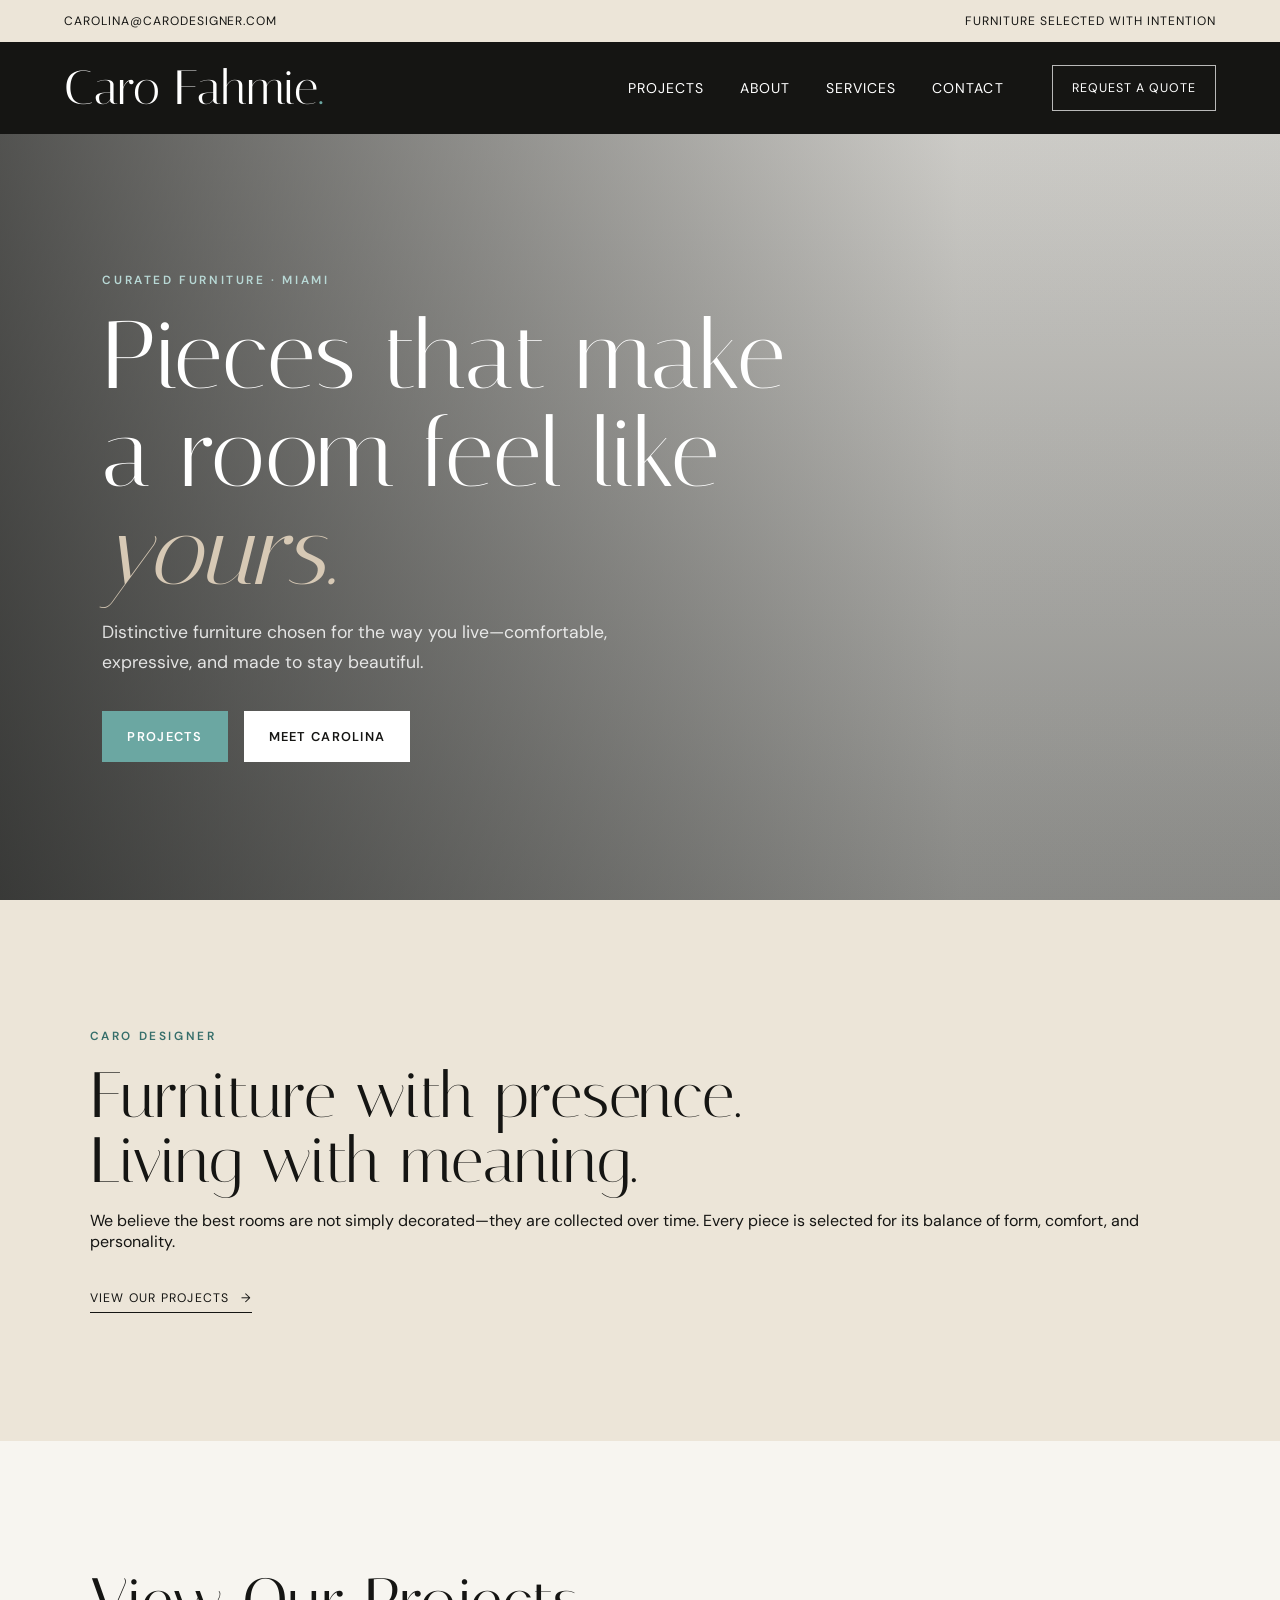
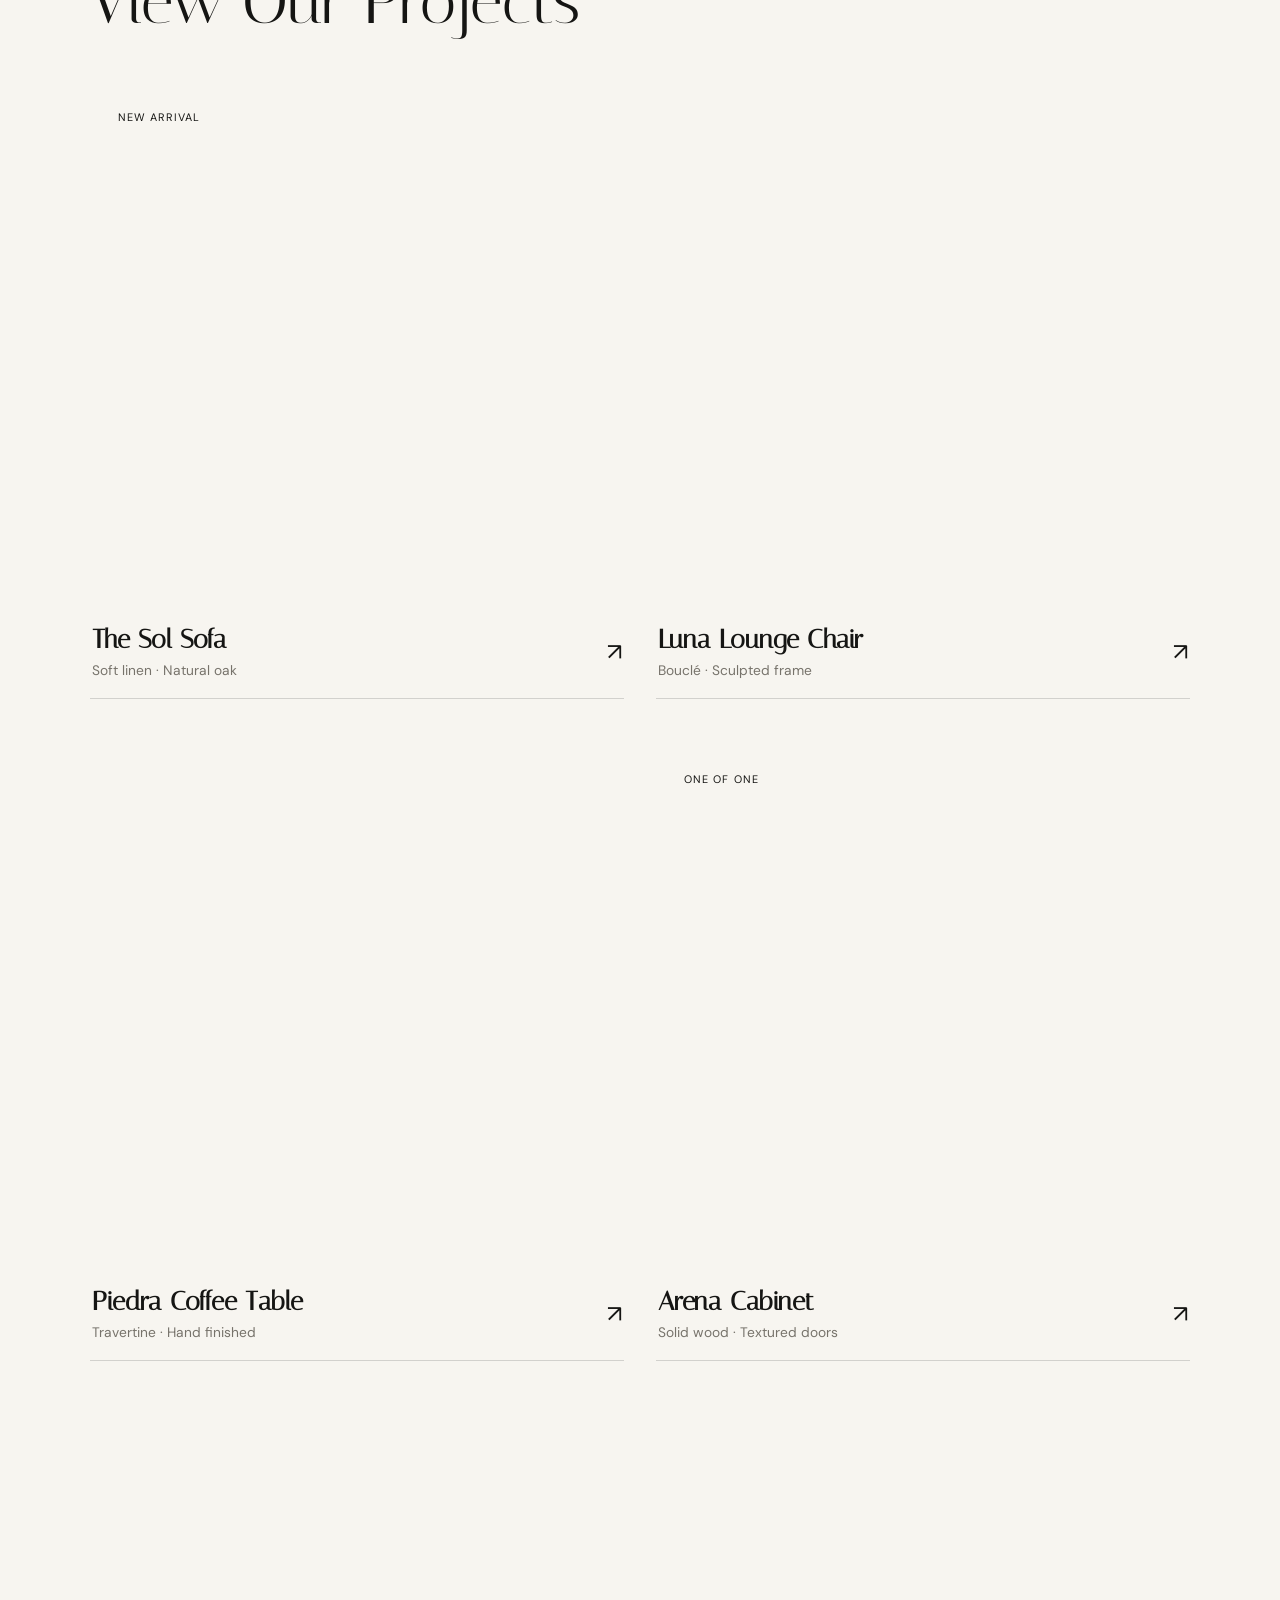
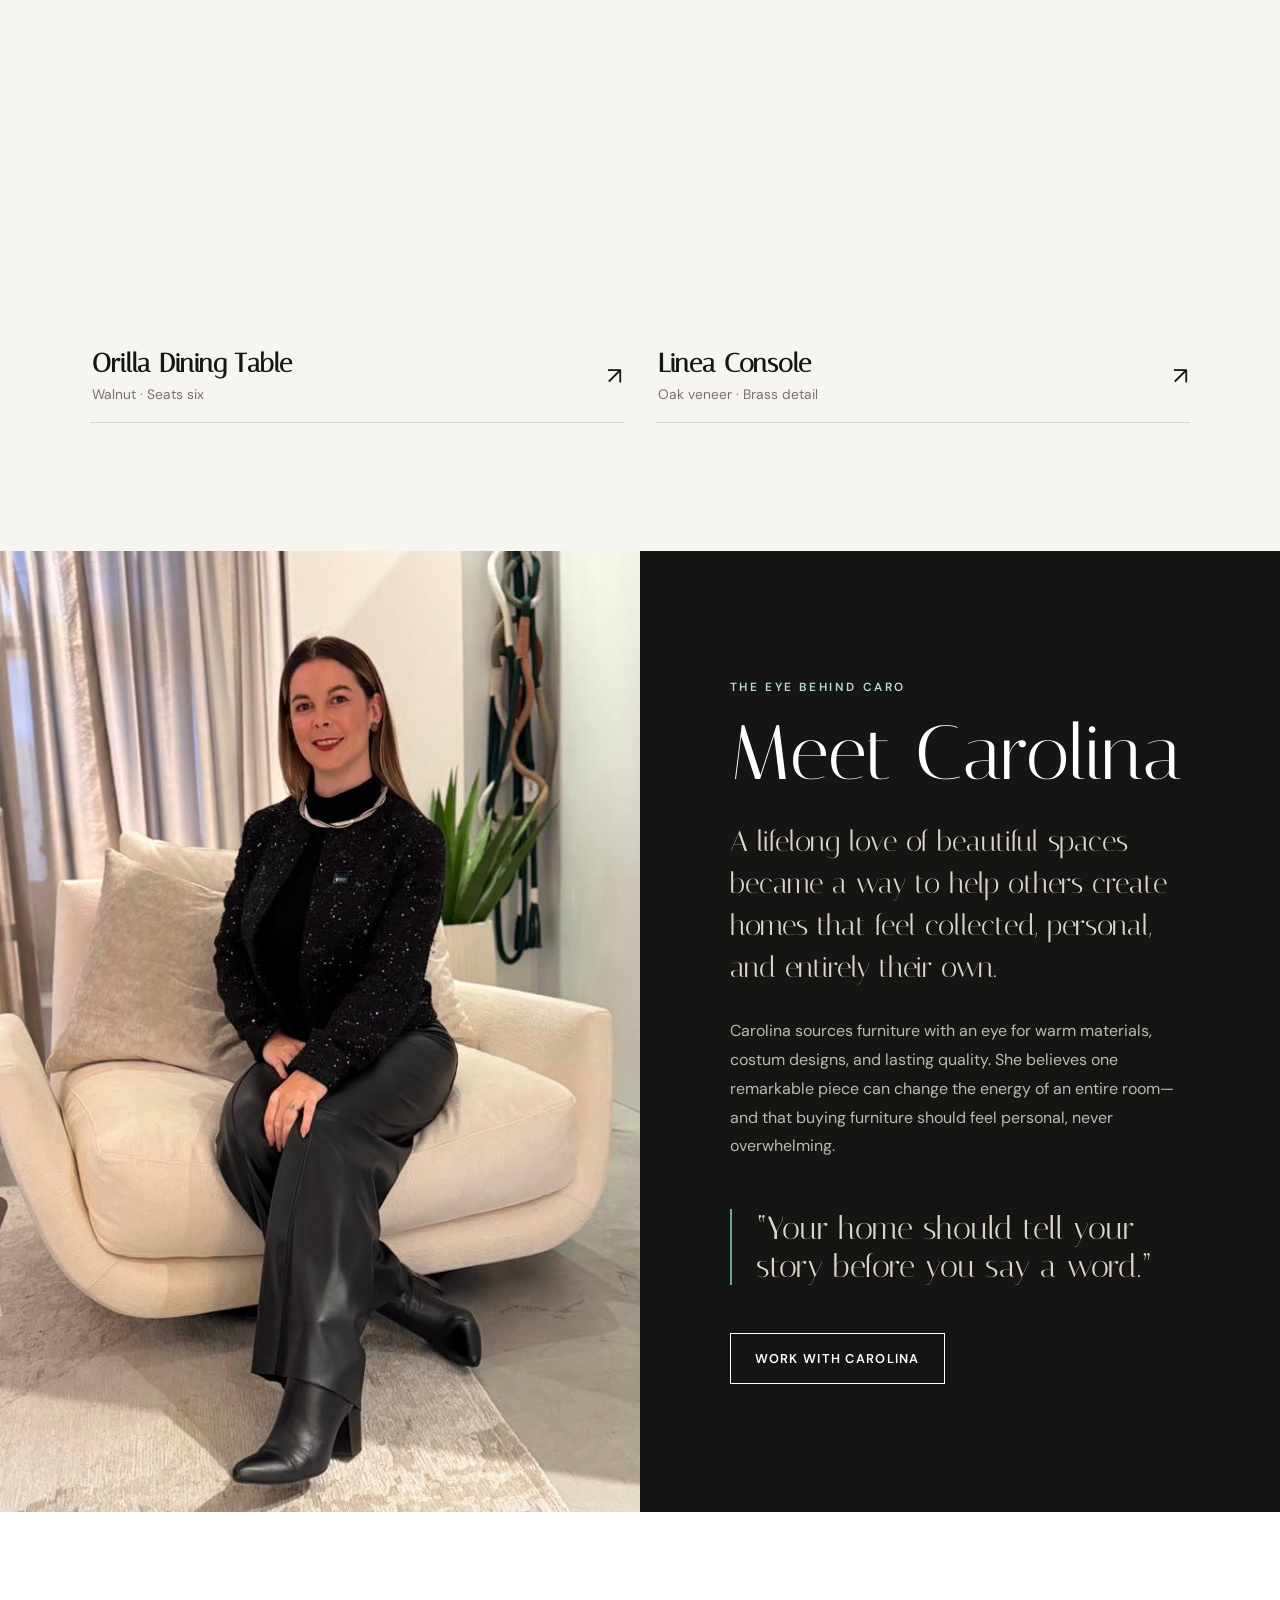
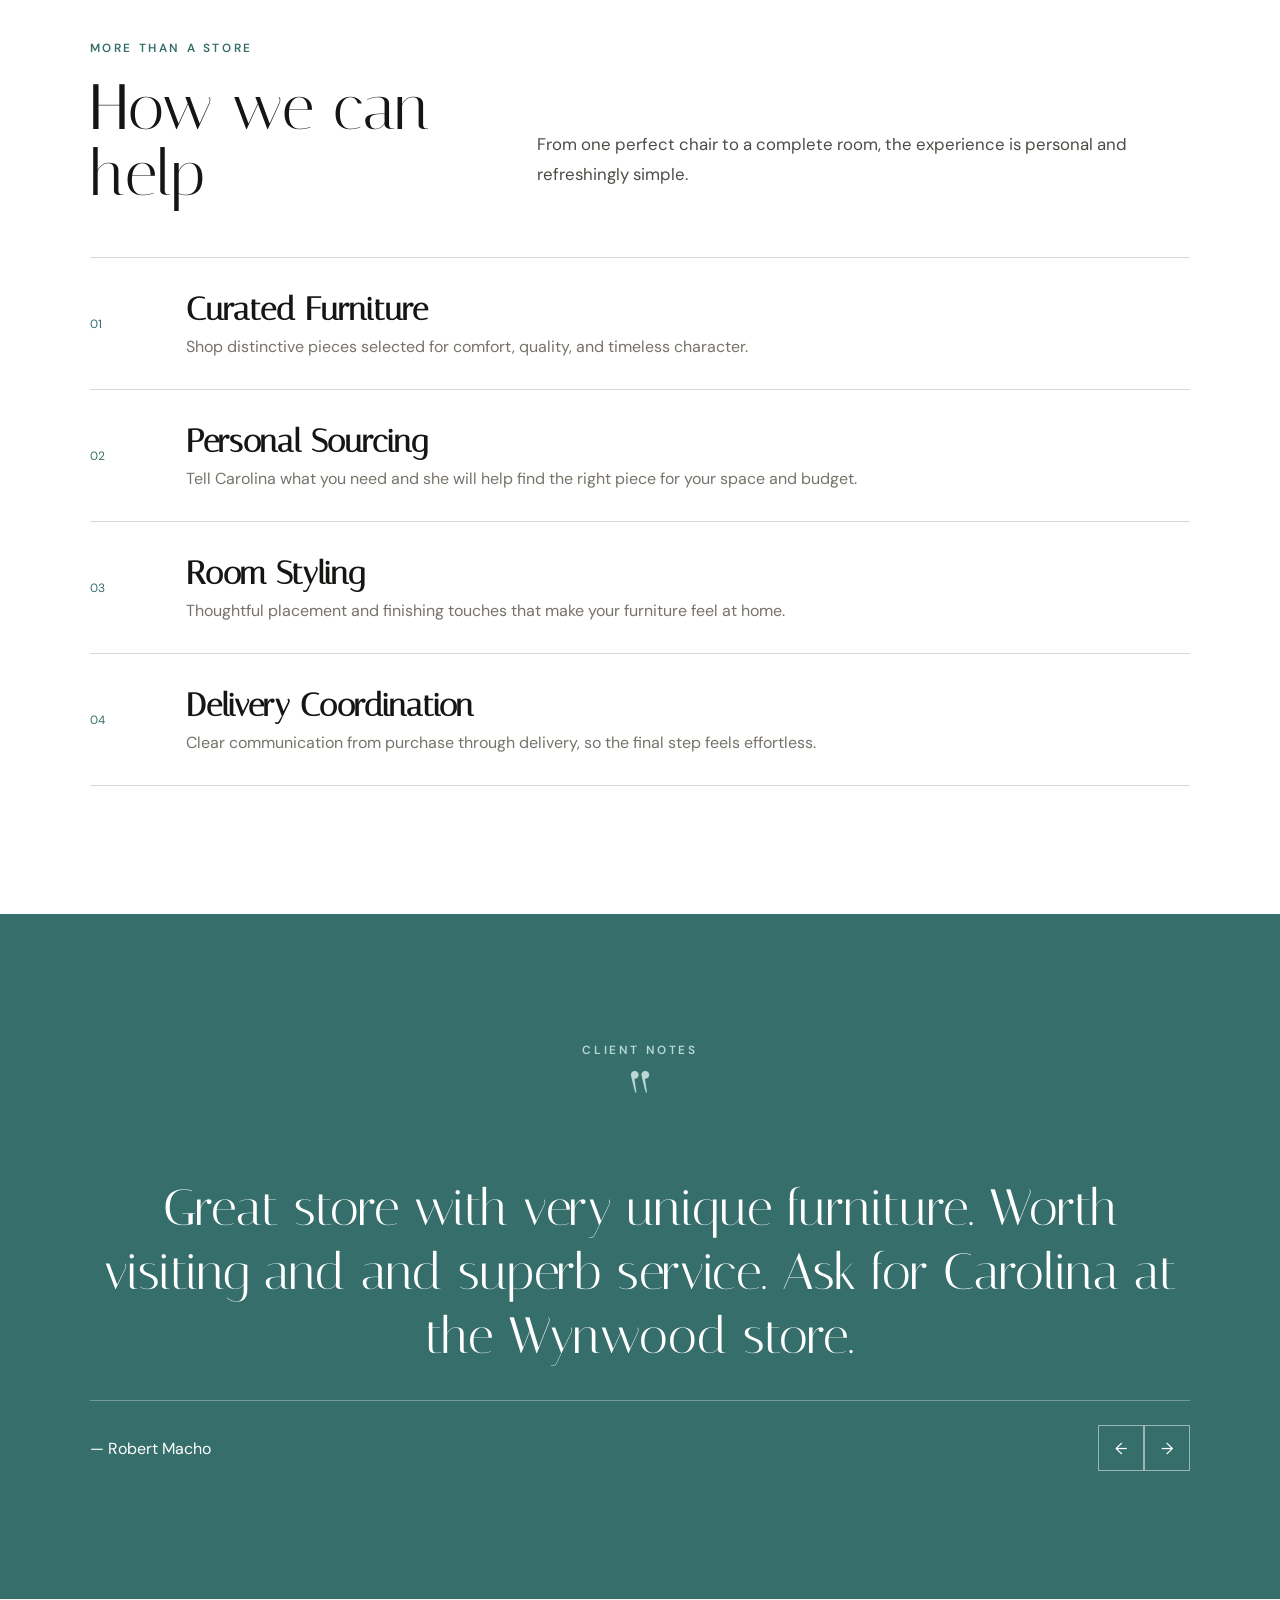
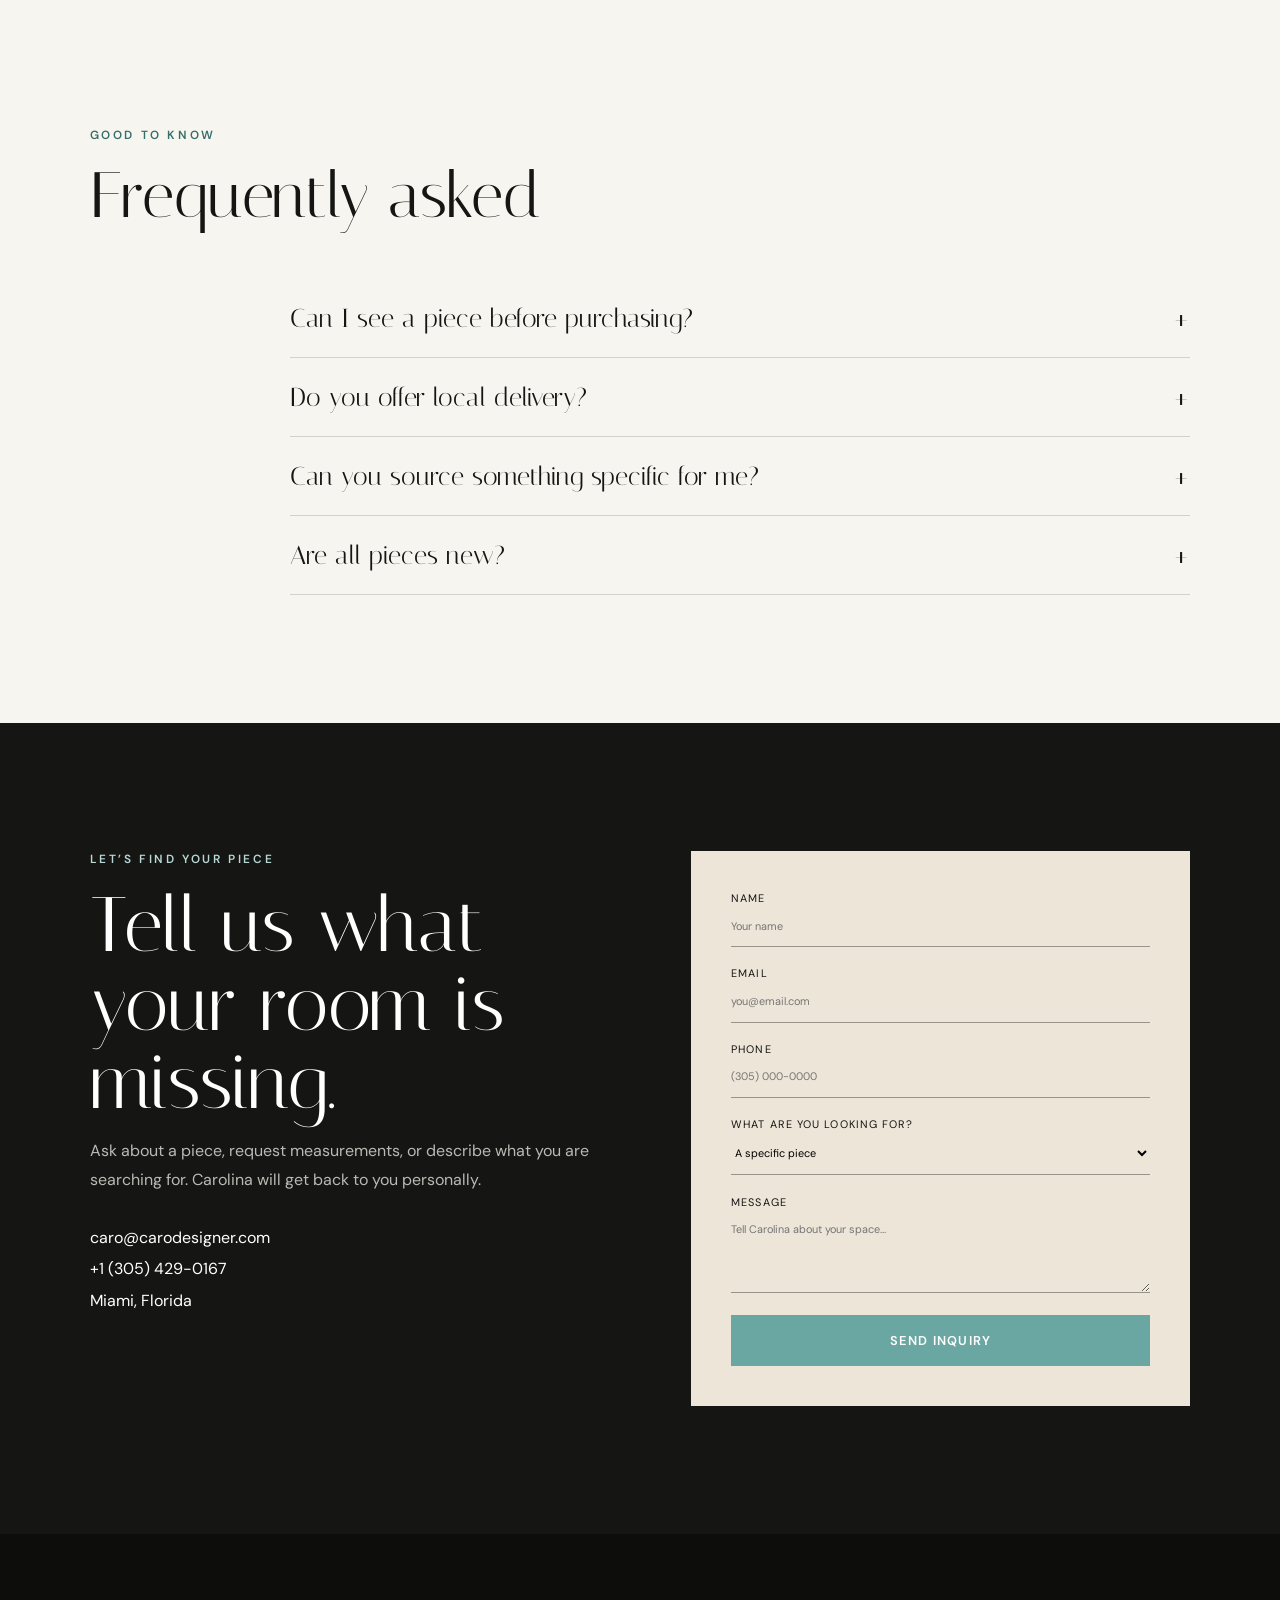
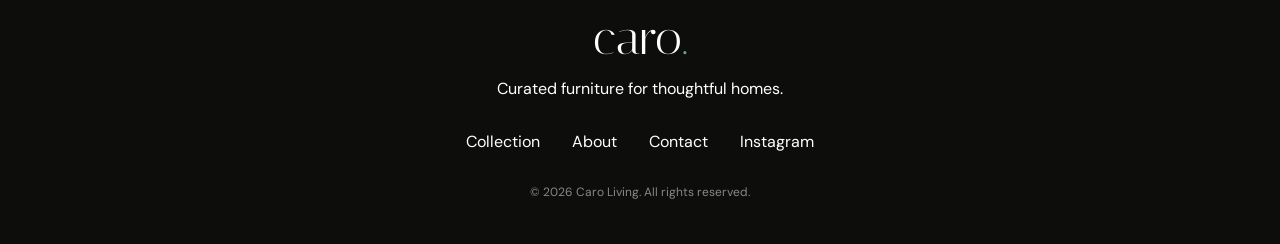
<file: index.html>
<!DOCTYPE html>
<html lang="en">
<head>
  <meta charset="UTF-8">
  <meta name="viewport" content="width=device-width, initial-scale=1.0">
  <meta name="description" content="Caro Living — curated furniture for thoughtful, beautiful homes.">
  <title>Caro Designer | Curated Furniture</title>
  <link rel="preconnect" href="https://fonts.googleapis.com">
  <link rel="preconnect" href="https://fonts.gstatic.com" crossorigin>
  <link href="https://fonts.googleapis.com/css2?family=DM+Sans:wght@400;500;600&family=Italiana&display=swap" rel="stylesheet">
  <link rel="stylesheet" href="style.css">
</head>
<body>
  <div class="topbar">
    <a href="mailto:hello@caroliving.com">carolina@carodesigner.com</a>
    <span>Furniture selected with intention</span>
  </div>

  <header class="header" id="top">
    <a class="logo" href="#top" aria-label="Caro Living home">Caro Fahmie<span>.</span></a>
    <nav class="desktop-nav" aria-label="Main navigation">
      <a href="#collection">Projects</a>
      <a href="#about">About</a>
      <a href="#services">Services</a>
      <a href="#contact">Contact</a>
    </nav>
    <a class="header-cta" href="#contact">Request a quote</a>
    <button class="menu-toggle" type="button" aria-label="Open menu" aria-expanded="false">
      <span></span><span></span><span></span>
    </button>
  </header>

  <nav class="mobile-nav" aria-label="Mobile navigation">
    <a href="#collection">View Our Projects</a>
    <a href="#about">About</a>
    <a href="#services">Services</a>
    <a href="#contact">Contact</a>
  </nav>

  <main>
    <section class="hero">
      <div class="hero-shade"></div>
      <div class="hero-content reveal">
        <p class="eyebrow light">Curated furniture · Miami</p>
        <h1>Pieces that make a room feel like <em>yours.</em></h1>
        <p class="hero-copy">Distinctive furniture chosen for the way you live—comfortable, expressive, and made to stay beautiful.</p>
        <div class="hero-actions">
          <a class="btn btn-teal" href="#collection">Projects</a>
          <a class="btn btn-light" href="#about">Meet Carolina</a>
        </div>
      </div>
    </section>

    <section class="intro section reveal">
      <p class="eyebrow">Caro Designer</p>
        <h2>Furniture with presence.<br>Living with meaning.</h2>
        <div>
          <p>We believe the best rooms are not simply decorated—they are collected over time. Every piece is selected for its balance of form, comfort, and personality.</p>
          <a class="text-link" href="#collection">View Our Projects <span>→</span></a>
        </div>
      </div>
    </section>

    <section class="collection section" id="collection">
      <div class="section-heading reveal">
        <div>
          <h2>View Our Projects</h2>
        </div>
      </div>

      <div class="product-grid">
        <article class="product-card reveal" data-category="seating">
          <div class="product-image image-sofa"><span>New arrival</span></div>
          <div class="product-info"><div><h3>The Sol Sofa</h3><p>Soft linen · Natural oak</p></div><a href="#contact" aria-label="Ask about The Sol Sofa">↗</a></div>
        </article>
        <article class="product-card reveal" data-category="seating">
          <div class="product-image image-chair"></div>
          <div class="product-info"><div><h3>Luna Lounge Chair</h3><p>Bouclé · Sculpted frame</p></div><a href="#contact" aria-label="Ask about Luna Lounge Chair">↗</a></div>
        </article>
        <article class="product-card reveal" data-category="tables">
          <div class="product-image image-table"></div>
          <div class="product-info"><div><h3>Piedra Coffee Table</h3><p>Travertine · Hand finished</p></div><a href="#contact" aria-label="Ask about Piedra Coffee Table">↗</a></div>
        </article>
        <article class="product-card reveal" data-category="storage">
          <div class="product-image image-cabinet"><span>One of one</span></div>
          <div class="product-info"><div><h3>Arena Cabinet</h3><p>Solid wood · Textured doors</p></div><a href="#contact" aria-label="Ask about Arena Cabinet">↗</a></div>
        </article>
        <article class="product-card reveal" data-category="tables">
          <div class="product-image image-dining"></div>
          <div class="product-info"><div><h3>Orilla Dining Table</h3><p>Walnut · Seats six</p></div><a href="#contact" aria-label="Ask about Orilla Dining Table">↗</a></div>
        </article>
        <article class="product-card reveal" data-category="storage">
          <div class="product-image image-console"></div>
          <div class="product-info"><div><h3>Linea Console</h3><p>Oak veneer · Brass detail</p></div><a href="#contact" aria-label="Ask about Linea Console">↗</a></div>
        </article>
      </div>
    </section>

    <section class="about" id="about">
      <div class="about-photo reveal">
      </div>
      <div class="about-copy reveal">
        <p class="eyebrow light">The eye behind Caro</p>
        <h2>Meet Carolina</h2>
        <p class="lead">A lifelong love of beautiful spaces became a way to help others create homes that feel collected, personal, and entirely their own.</p>
        <p>Carolina sources furniture with an eye for warm materials, costum designs, and lasting quality. She believes one remarkable piece can change the energy of an entire room—and that buying furniture should feel personal, never overwhelming.</p>
        <blockquote>“Your home should tell your story before you say a word.”</blockquote>
        <a class="btn btn-outline-light" href="#contact">Work with Carolina</a>
      </div>
    </section>

    <section class="services section" id="services">
      <div class="section-heading reveal">
        <div><p class="eyebrow">More than a store</p><h2>How we can help</h2></div>
        <p>From one perfect chair to a complete room, the experience is personal and refreshingly simple.</p>
      </div>
      <div class="service-list">
        <article class="service reveal"><span>01</span><div><h3>Curated Furniture</h3><p>Shop distinctive pieces selected for comfort, quality, and timeless character.</p></div></article>
        <article class="service reveal"><span>02</span><div><h3>Personal Sourcing</h3><p>Tell Carolina what you need and she will help find the right piece for your space and budget.</p></div></article>
        <article class="service reveal"><span>03</span><div><h3>Room Styling</h3><p>Thoughtful placement and finishing touches that make your furniture feel at home.</p></div></article>
        <article class="service reveal"><span>04</span><div><h3>Delivery Coordination</h3><p>Clear communication from purchase through delivery, so the final step feels effortless.</p></div></article>
      </div>
    </section>

    <section class="testimonial reveal">
      <p class="eyebrow light">Client notes</p>
      <div class="quote-mark">“</div>
      <p id="quoteText">Great store with very unique furniture. Worth visiting and and superb service. Ask for Carolina at the Wynwood store.</p>
      <div class="quote-footer"><span id="quoteAuthor">— Robert Macho</span><div><button id="quotePrev" aria-label="Previous testimonial">←</button><button id="quoteNext" aria-label="Next testimonial">→</button></div></div>
    </section>

    <section class="faq section">
      <div class="section-heading reveal"><div><p class="eyebrow">Good to know</p><h2>Frequently asked</h2></div></div>
      <div class="faq-list reveal">
        <details><summary>Can I see a piece before purchasing?<span>+</span></summary><p>Yes. Contact Carolina to ask about viewing availability, dimensions, finishes, and additional photos.</p></details>
        <details><summary>Do you offer local delivery?<span>+</span></summary><p>Local delivery can be coordinated throughout Miami and surrounding areas. Cost depends on the piece and destination.</p></details>
        <details><summary>Can you source something specific for me?<span>+</span></summary><p>Absolutely. Share a reference, measurements, preferred materials, and budget to begin a personalized search.</p></details>
        <details><summary>Are all pieces new?<span>+</span></summary><p>The collection may include new, vintage, and one-of-a-kind pieces. Each listing clearly describes its condition.</p></details>
      </div>
    </section>

    <section class="contact" id="contact">
      <div class="contact-copy reveal">
        <p class="eyebrow light">Let’s find your piece</p>
        <h2>Tell us what your room is missing.</h2>
        <p>Ask about a piece, request measurements, or describe what you are searching for. Carolina will get back to you personally.</p>
        <div class="contact-details">
          <a href="mailto:caro@carodesigner.com">caro@carodesigner.com</a>
          <a href="tel:+17865550148">+1 (305) 429-0167</a>
          <span>Miami, Florida</span>
        </div>
      </div>
      <form
  class="contact-form reveal"
  action="https://formspree.io/f/xoeegdqg"
  method="POST"
>
  <input
    type="hidden"
    name="_next"
    value="https://franksabogal04.github.io/caropro/thankyou.html"
  >

  <input
    type="hidden"
    name="_subject"
    value="New Caro Designer Furniture Inquiry"
  >

  <label>
    Name

    <input
      type="text"
      name="name"
      placeholder="Your name"
      required
    >
  </label>

  <label>
    Email

    <input
      type="email"
      name="email"
      placeholder="you@email.com"
      required
    >
  </label>

  <label>
    Phone

    <input
      type="tel"
      name="phone"
      placeholder="(305) 000-0000"
    >
  </label>

  <label>
    What are you looking for?

    <select name="interest">
      <option value="A specific piece">
        A specific piece
      </option>

      <option value="Personal sourcing">
        Personal sourcing
      </option>

      <option value="Room styling">
        Room styling
      </option>

      <option value="Delivery information">
        Delivery information
      </option>
    </select>
  </label>

  <label>
    Message

    <textarea
      name="message"
      rows="4"
      placeholder="Tell Carolina about your space..."
      required
    ></textarea>
  </label>

  <button
    class="btn btn-teal"
    type="submit"
  >
    Send inquiry
  </button>
</form>
    </section>
  </main>

  <footer>
    <a class="logo footer-logo" href="#top">caro<span>.</span></a>
    <p>Curated furniture for thoughtful homes.</p>
    <div class="footer-links"><a href="#collection">Collection</a><a href="#about">About</a><a href="#contact">Contact</a><a href="#">Instagram</a></div>
    <p class="copyright">© <span id="year"></span> Caro Living. All rights reserved.</p>
  </footer>

  <a class="back-top" href="#top" aria-label="Back to top">↑</a>
  <script>
    document.addEventListener("DOMContentLoaded", function () {
      /* Collection filters */
  
      const filterButtons =
        document.querySelectorAll(".filter");
  
      const productCards =
        document.querySelectorAll(".product-card");
  
      filterButtons.forEach(function (button) {
        button.addEventListener("click", function () {
          const selectedCategory =
            button.getAttribute("data-filter");
  
          filterButtons.forEach(function (item) {
            item.classList.remove("active");
          });
  
          button.classList.add("active");
  
          productCards.forEach(function (card) {
            const cardCategory =
              card.getAttribute("data-category");
  
            if (
              selectedCategory === "all" ||
              selectedCategory === cardCategory
            ) {
              card.style.display = "block";
            } else {
              card.style.display = "none";
            }
          });
        });
      });
  
  
      /* Testimonials */
  
      const testimonials = [
        {
          quote:
            "Great selection of unique furniture and an exceptional experience working with Carolina. She was incredibly knowledgeable, offered thoughtful recommendations, and was patient throughout the entire process. Highly recommend!",
          author: "— Amir"
        },
        {
          quote:
            "Addison House has a terrific selection and Carolina is incredibly knowledgeable and helpful.",
          author: "— Thom B."
        },
        {
          quote:
            "Carolina was amazing! Her attention to detail, her design expertise and genuine customer service was refreshing and most welcomed. We left with beautiful pieces that we love!",
          author: "— Meghan Celestin"
        },
        {
          quote:
            "Carolina was very knowledgeable and helpful! She showed us every sofa configuration and helped us choose the best chair and sofa for our living room!",
          author: "— Andrew Veghte"
        },
        {
          quote:
            "Carolina helped tremendously! Thank you",
          author: "— Justin Johnson Bradshaw"
        },
        {
          quote:
            "Our experience at the store was amazing! We were helped by Carolina and she is the best! The process of furnishing a new home can be very overwhelming and Carolina was very patient by helping us choose the best pieces for our new home. The store is beautiful and they have a great selection of furniture and decor. We are very happy with the service and our purchase.",
          author: "— Juliana Jones"
        },
        {
          quote:
            "Amazing professional service was assisted by the awesome Carolina !!! So lovely and proficient- great follow up too!!!",
          author: "— Linda Marcus"
        },
        {
          quote:
            "Carolina from Addison is great! She has amazing taste and works according to customer needs!",
          author: "— Montserrat Ripoll"
        }
      ];
  
      let currentQuote = 0;
  
      const quoteText =
        document.getElementById("quoteText");
  
      const quoteAuthor =
        document.getElementById("quoteAuthor");
  
      const previousButton =
        document.getElementById("quotePrev");
  
      const nextButton =
        document.getElementById("quoteNext");
  
      function displayQuote() {
        quoteText.textContent =
          testimonials[currentQuote].quote;
  
        quoteAuthor.textContent =
          testimonials[currentQuote].author;
      }
  
      previousButton.addEventListener(
        "click",
        function () {
          currentQuote--;
  
          if (currentQuote < 0) {
            currentQuote =
              testimonials.length - 1;
          }
  
          displayQuote();
        }
      );
  
      nextButton.addEventListener(
        "click",
        function () {
          currentQuote++;
  
          if (
            currentQuote >=
            testimonials.length
          ) {
            currentQuote = 0;
          }
  
          displayQuote();
        }
      );
  
  
      /* Footer year */
  
      const year =
        document.getElementById("year");
  
      if (year) {
        year.textContent =
          new Date().getFullYear();
      }
    });
  </script>
</body>
</html>
</file>
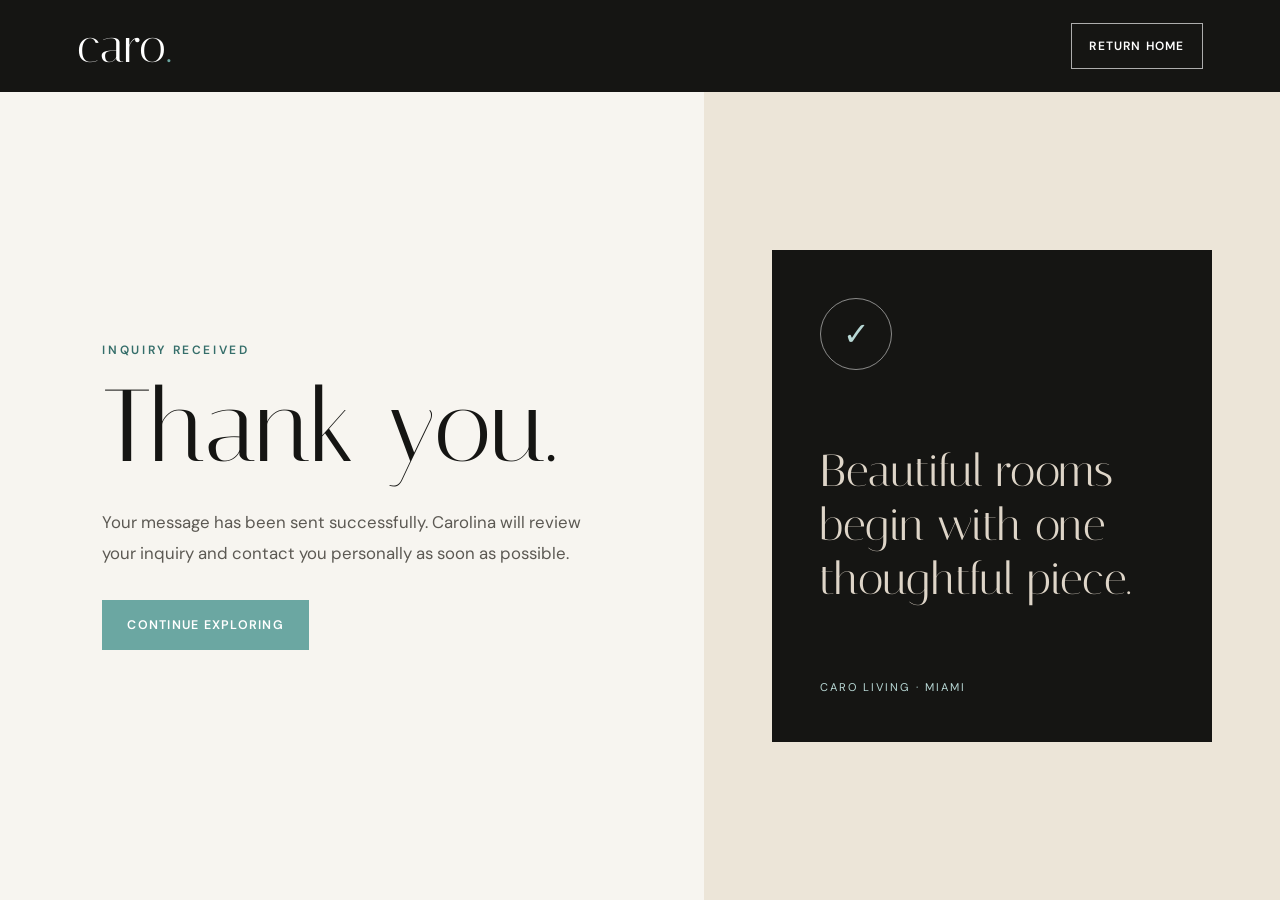
<file: thankyou.html>
<!DOCTYPE html>
<html lang="en">
<head>
  <meta charset="UTF-8">

  <meta
    name="viewport"
    content="width=device-width, initial-scale=1.0"
  >

  <meta
    name="description"
    content="Thank you for contacting Caro Living."
  >

  <title>Thank You | Caro Living</title>

  <link
    rel="preconnect"
    href="https://fonts.googleapis.com"
  >

  <link
    rel="preconnect"
    href="https://fonts.gstatic.com"
    crossorigin
  >

  <link
    href="https://fonts.googleapis.com/css2?family=DM+Sans:wght@400;500;600&family=Italiana&display=swap"
    rel="stylesheet"
  >

  <style>
    :root {
      --ink: #151513;
      --cream: #ece5d8;
      --paper: #f7f5f0;
      --teal: #6ba7a2;
      --teal-dark: #356e6a;
      --white: #ffffff;
    }

    * {
      box-sizing: border-box;
    }

    html {
      scroll-behavior: smooth;
    }

    body {
      margin: 0;
      min-height: 100vh;
      background: var(--paper);
      color: var(--ink);
      font-family: "DM Sans", sans-serif;
    }

    .header {
      height: 92px;
      padding: 0 6vw;
      background: var(--ink);
      color: var(--white);
      display: flex;
      align-items: center;
      justify-content: space-between;
    }

    .logo {
      color: var(--white);
      font-family: "Italiana", serif;
      font-size: 3rem;
      line-height: 1;
      text-decoration: none;
    }

    .logo span {
      color: var(--teal);
    }

    .header-link {
      padding: 0.85rem 1.1rem;
      border: 1px solid rgba(255, 255, 255, 0.65);
      color: var(--white);
      font-size: 0.75rem;
      font-weight: 600;
      letter-spacing: 0.1em;
      text-decoration: none;
      text-transform: uppercase;
      transition:
        background 0.25s,
        color 0.25s;
    }

    .header-link:hover {
      background: var(--white);
      color: var(--ink);
    }

    main {
      min-height: calc(100vh - 92px);
      display: grid;
      grid-template-columns: 1.1fr 0.9fr;
    }

    .message {
      padding: 8vw;
      display: flex;
      flex-direction: column;
      justify-content: center;
    }

    .eyebrow {
      margin: 0 0 1.25rem;
      color: var(--teal-dark);
      font-size: 0.75rem;
      font-weight: 600;
      letter-spacing: 0.22em;
      text-transform: uppercase;
    }

    h1 {
      max-width: 750px;
      margin: 0;
      font-family: "Italiana", serif;
      font-size: clamp(4rem, 8vw, 8rem);
      font-weight: 400;
      line-height: 0.95;
    }

    .description {
      max-width: 570px;
      margin: 2rem 0;
      color: #5c5953;
      font-size: 1.05rem;
      line-height: 1.8;
    }

    .button {
      align-self: flex-start;
      display: inline-flex;
      padding: 1rem 1.5rem;
      border: 1px solid var(--teal);
      background: var(--teal);
      color: var(--white);
      font-size: 0.78rem;
      font-weight: 600;
      letter-spacing: 0.1em;
      text-decoration: none;
      text-transform: uppercase;
      transition:
        background 0.25s,
        color 0.25s;
    }

    .button:hover {
      background: transparent;
      color: var(--teal-dark);
    }

    .visual {
      min-height: 650px;
      padding: 4rem;
      background: var(--cream);
      display: flex;
      align-items: center;
      justify-content: center;
    }

    .visual-card {
      width: min(440px, 100%);
      aspect-ratio: 1 / 1.12;
      padding: 3rem;
      background: var(--ink);
      color: var(--white);
      display: flex;
      flex-direction: column;
      justify-content: space-between;
    }

    .check {
      width: 72px;
      height: 72px;
      border: 1px solid rgba(255, 255, 255, 0.5);
      border-radius: 50%;
      color: #b8d8d5;
      display: grid;
      place-items: center;
      font-size: 2rem;
    }

    .visual-card blockquote {
      margin: 0;
      color: #ded5c8;
      font-family: "Italiana", serif;
      font-size: clamp(2rem, 3.5vw, 3.5rem);
      line-height: 1.2;
    }

    .visual-card p {
      margin: 0;
      color: #b8d8d5;
      font-size: 0.7rem;
      letter-spacing: 0.18em;
      text-transform: uppercase;
    }

    @media (max-width: 800px) {
      .header {
        height: 78px;
        padding: 0 1.3rem;
      }

      .logo {
        font-size: 2.4rem;
      }

      .header-link {
        padding: 0.7rem 0.8rem;
        font-size: 0.65rem;
      }

      main {
        min-height: calc(100vh - 78px);
        grid-template-columns: 1fr;
      }

      .message {
        min-height: 560px;
        padding: 5rem 1.4rem;
      }

      h1 {
        font-size: clamp(3.7rem, 17vw, 6rem);
      }

      .visual {
        min-height: auto;
        padding: 1.4rem;
      }

      .visual-card {
        padding: 2rem;
      }
    }
  </style>
</head>

<body>
  <header class="header">
    <a
      class="logo"
      href="index.html"
      aria-label="Return to Caro Living"
    >
      caro<span>.</span>
    </a>

    <a
      class="header-link"
      href="index.html"
    >
      Return home
    </a>
  </header>

  <main>
    <section class="message">
      <p class="eyebrow">
        Inquiry received
      </p>

      <h1>Thank you.</h1>

      <p class="description">
        Your message has been sent successfully.
        Carolina will review your inquiry and contact
        you personally as soon as possible.
      </p>

      <a
        class="button"
        href="index.html#collection"
      >
        Continue exploring
      </a>
    </section>

    <section class="visual">
      <div class="visual-card">
        <div class="check">✓</div>

        <blockquote>
          Beautiful rooms begin with one thoughtful
          piece.
        </blockquote>

        <p>
          Caro Living · Miami
        </p>
      </div>
    </section>
  </main>
</body>
</html>
</file>
<file: style.css>
:root {
    --ink: #151513;
    --cream: #ece5d8;
    --paper: #f7f5f0;
    --teal: #6ba7a2;
    --teal-dark: #356e6a;
    --white: #fff;
    --line: rgba(21, 21, 19, 0.16);
  }
  * {
    box-sizing: border-box;
  }
  html {
    scroll-behavior: smooth;
  }
  body {
    margin: 0;
    background: var(--paper);
    color: var(--ink);
    font-family: "DM Sans", sans-serif;
  }
  a {
    color: inherit;
    text-decoration: none;
  }
  button,
  input,
  textarea,
  select {
    font: inherit;
  }
  img {
    max-width: 100%;
  }
  .topbar {
    height: 42px;
    padding: 0 5vw;
    background: var(--cream);
    display: flex;
    align-items: center;
    justify-content: space-between;
    font-size: 0.76rem;
    letter-spacing: 0.08em;
    text-transform: uppercase;
  }
  .header {
    height: 92px;
    padding: 0 5vw;
    background: var(--ink);
    color: white;
    display: flex;
    align-items: center;
    gap: 3rem;
    position: relative;
    z-index: 20;
  }
  .logo {
    font-family: "Italiana", serif;
    font-size: 3rem;
    line-height: 1;
  }
  .logo span {
    color: var(--teal);
  }
  .desktop-nav {
    display: flex;
    gap: 2.2rem;
    margin-left: auto;
  }
  .desktop-nav a {
    font-size: 0.88rem;
    letter-spacing: 0.08em;
    text-transform: uppercase;
  }
  .header-cta {
    border: 1px solid rgba(255, 255, 255, 0.7);
    padding: 0.85rem 1.2rem;
    text-transform: uppercase;
    font-size: 0.78rem;
    letter-spacing: 0.08em;
  }
  .menu-toggle {
    display: none;
    background: none;
    border: 0;
    padding: 8px;
  }
  .menu-toggle span {
    width: 27px;
    height: 2px;
    background: white;
    display: block;
    margin: 6px;
  }
  .mobile-nav {
    display: none;
  }
  .hero {
    min-height: calc(100vh - 134px);
    position: relative;
    display: flex;
    align-items: center;
    color: white;
    padding: 8vw 8%;
    background:
      linear-gradient(rgba(13, 16, 15, 0.15), rgba(13, 16, 15, 0.45)),
      url("https://images.unsplash.com/photo-1600210492486-724fe5c67fb0?auto=format&fit=crop&w=2000&q=88")
        center/cover;
  }
  .hero-shade {
    position: absolute;
    inset: 0;
    background: linear-gradient(
      90deg,
      rgba(9, 10, 9, 0.64),
      rgba(9, 10, 9, 0.04) 75%
    );
  }
  .hero-content {
    position: relative;
    max-width: 760px;
    z-index: 1;
  }
  .eyebrow {
    text-transform: uppercase;
    letter-spacing: 0.22em;
    font-size: 0.74rem;
    font-weight: 600;
    color: var(--teal-dark);
    margin: 0 0 1.2rem;
  }
  .eyebrow.light {
    color: #b8d8d5;
  }
  .hero h1,
  .section h2,
  .about h2,
  .contact h2 {
    font-family: "Italiana", serif;
    font-weight: 400;
    line-height: 1.02;
    margin: 0;
  }
  .hero h1 {
    font-size: clamp(3.4rem, 7.5vw, 7.4rem);
    max-width: 850px;
  }
  .hero h1 em {
    color: #d7c9b5;
    font-weight: 400;
  }
  .hero-copy {
    max-width: 540px;
    font-size: 1.1rem;
    line-height: 1.7;
    color: rgba(255, 255, 255, 0.84);
  }
  .hero-actions {
    display: flex;
    gap: 1rem;
    margin-top: 2.1rem;
    flex-wrap: wrap;
  }
  .btn {
    display: inline-flex;
    justify-content: center;
    align-items: center;
    padding: 1rem 1.5rem;
    border: 1px solid transparent;
    text-transform: uppercase;
    letter-spacing: 0.1em;
    font-size: 0.8rem;
    font-weight: 600;
    cursor: pointer;
  }
  .btn-teal {
    background: var(--teal);
    color: white;
  }
  .btn-light {
    background: white;
    color: var(--ink);
  }
  .btn-outline-light {
    border-color: white;
    color: white;
  }
  .hero-index {
    position: absolute;
    right: 5vw;
    bottom: 2.5rem;
    font-size: 0.72rem;
    letter-spacing: 0.15em;
    display: flex;
    align-items: center;
    gap: 0.8rem;
  }
  .hero-index span {
    width: 65px;
    height: 1px;
    background: white;
  }
  .section {
    padding: 8rem 7vw;
  }
  .intro {
    background: var(--cream);
  }
  .intro-grid {
    display: grid;
    grid-template-columns: 1.15fr 0.85fr;
    gap: 8vw;
    align-items: start;
  }
  .intro h2,
  .section-heading h2 {
    font-size: clamp(2.8rem, 5vw, 5rem);
  }
  .intro-grid p,
  .section-heading > p {
    font-size: 1.05rem;
    line-height: 1.8;
    color: #4d4b46;
  }
  .text-link {
    display: inline-flex;
    gap: 0.7rem;
    margin-top: 1.4rem;
    border-bottom: 1px solid;
    padding-bottom: 0.35rem;
    text-transform: uppercase;
    font-size: 0.77rem;
    letter-spacing: 0.1em;
  }
  .section-heading {
    display: flex;
    align-items: end;
    justify-content: space-between;
    gap: 2rem;
    margin-bottom: 3.2rem;
  }
  .filters {
    display: flex;
    gap: 0.5rem;
    flex-wrap: wrap;
  }
  .filter {
    border: 1px solid var(--line);
    background: transparent;
    border-radius: 999px;
    padding: 0.7rem 1rem;
    cursor: pointer;
  }
  .filter.active {
    background: var(--ink);
    color: white;
  }
  .product-grid {
    display: grid;
    grid-template-columns: repeat(2, 1fr);
    gap: 3rem 2rem;
  }
  .product-card.hidden {
    display: none;
  }
  .product-image {
    height: 520px;
    background-size: cover;
    background-position: center;
    border-radius: 2px;
    position: relative;
    overflow: hidden;
    transition: transform 0.35s;
  }
  .product-card:hover .product-image {
    transform: translateY(-6px);
  }
  .product-image span {
    position: absolute;
    top: 1rem;
    left: 1rem;
    background: var(--paper);
    padding: 0.55rem 0.75rem;
    font-size: 0.68rem;
    letter-spacing: 0.1em;
    text-transform: uppercase;
  }
  .image-sofa {
    background-image: url("https://images.unsplash.com/photo-1555041469-a586c61ea9bc?auto=format&fit=crop&w=1200&q=85");
  }
  .image-chair {
    background-image: url("https://images.unsplash.com/photo-1567538096630-e0c55bd6374c?auto=format&fit=crop&w=1200&q=85");
  }
  .image-table {
    background-image: url("https://images.unsplash.com/photo-1493663284031-b7e3aefcae8e?auto=format&fit=crop&w=1200&q=85");
  }
  .image-cabinet {
    background-image: url("https://images.unsplash.com/photo-1616486338812-3dadae4b4ace?auto=format&fit=crop&w=1200&q=85");
  }
  .image-dining {
    background-image: url("https://images.unsplash.com/photo-1617806118233-18e1de247200?auto=format&fit=crop&w=1200&q=85");
  }
  .image-console {
    background-image: url("https://images.unsplash.com/photo-1618220179428-22790b461013?auto=format&fit=crop&w=1200&q=85");
  }
  .product-info {
    display: flex;
    justify-content: space-between;
    align-items: center;
    padding: 1.2rem 0.15rem;
    border-bottom: 1px solid var(--line);
  }
  .product-info h3 {
    font-family: "Italiana", serif;
    font-size: 1.65rem;
    margin: 0;
  }
  .product-info p {
    margin: 0.35rem 0 0;
    color: #77736b;
    font-size: 0.86rem;
  }
  .product-info > a {
    font-size: 1.5rem;
  }
  .about {
    display: grid;
    grid-template-columns: 1fr 1fr;
    background: var(--ink);
    color: white;
  }
  .about-photo {
    min-height: 800px;
    background-image: url("assets/PHOTO-2026-08-14-08-14-46.jpg");
    background-position: center;
    background-size: cover;
    background-repeat: no-repeat;
    position: relative;
  }

  .about-copy {
    padding: 8rem 7vw;
  }
  .about h2,
  .contact h2 {
    font-size: clamp(3.3rem, 6vw, 6rem);
  }
  .about .lead {
    font-family: "Italiana", serif;
    font-size: 1.8rem;
    line-height: 1.45;
    color: #ded5c8;
  }
  .about-copy > p:not(.eyebrow):not(.lead) {
    line-height: 1.8;
    color: #bbb9b3;
  }
  .about blockquote {
    font-family: "Italiana", serif;
    font-size: 2rem;
    margin: 3rem 0;
    padding-left: 1.5rem;
    border-left: 2px solid var(--teal);
    color: #ded5c8;
  }
  .services {
    background: white;
  }
  .service-list {
    border-top: 1px solid var(--line);
  }
  .service {
    display: grid;
    grid-template-columns: 80px 1fr;
    gap: 1rem;
    align-items: center;
    padding: 2rem 0;
    border-bottom: 1px solid var(--line);
  }
  .service > span {
    color: var(--teal-dark);
    font-size: 0.75rem;
  }
  .service h3 {
    font-family: "Italiana", serif;
    font-size: 2rem;
    margin: 0;
  }
  .service p {
    color: #77736b;
    margin: 0.5rem 0 0;
  }

  .testimonial {
    background: var(--teal-dark);
    color: white;
    padding: 8rem max(7vw, calc((100vw - 1200px) / 2));
    text-align: center;
  }
  .quote-mark {
    font-family: "Italiana", serif;
    font-size: 6rem;
    line-height: 0.7;
    color: #b8d8d5;
  }
  .testimonial > p:not(.eyebrow) {
    font-family: "Italiana", serif;
    font-size: clamp(2rem, 4vw, 4.1rem);
    line-height: 1.25;
    max-width: 1100px;
    margin: 2rem auto;
  }
  .quote-footer {
    display: flex;
    justify-content: space-between;
    align-items: center;
    border-top: 1px solid rgba(255, 255, 255, 0.3);
    padding-top: 1.5rem;
  }
  .quote-footer button {
    width: 46px;
    height: 46px;
    background: transparent;
    border: 1px solid rgba(255, 255, 255, 0.5);
    color: white;
    cursor: pointer;
  }
  .faq-list {
    max-width: 900px;
    margin-left: auto;
  }
  .faq-list details {
    border-bottom: 1px solid var(--line);
    padding: 1.5rem 0;
  }
  .faq-list summary {
    list-style: none;
    cursor: pointer;
    font-family: "Italiana", serif;
    font-size: 1.6rem;
    display: flex;
    justify-content: space-between;
  }
  .faq-list summary::-webkit-details-marker {
    display: none;
  }
  .faq-list details[open] summary span {
    transform: rotate(45deg);
  }
  .faq-list summary span {
    transition: 0.2s;
  }
  .faq-list p {
    line-height: 1.7;
    color: #66625b;
    max-width: 700px;
  }
  .contact {
    display: grid;
    grid-template-columns: 1fr 1fr;
    background: var(--ink);
    color: white;
    padding: 8rem 7vw;
    gap: 8vw;
  }
  .contact-copy > p:not(.eyebrow) {
    line-height: 1.8;
    color: #bbb9b3;
  }
  .contact-details {
    display: flex;
    flex-direction: column;
    gap: 0.65rem;
    margin-top: 2rem;
  }
  .contact-form {
    background: var(--cream);
    color: var(--ink);
    padding: 2.5rem;
  }
  .contact-form label {
    display: block;
    text-transform: uppercase;
    letter-spacing: 0.1em;
    font-size: 0.68rem;
    margin-bottom: 1.2rem;
  }
  .contact-form input,
  .contact-form textarea,
  .contact-form select {
    width: 100%;
    border: 0;
    border-bottom: 1px solid #99948a;
    background: transparent;
    padding: 0.85rem 0;
    outline: none;
    text-transform: none;
    letter-spacing: 0;
  }
  .contact-form textarea {
    resize: vertical;
  }
  .contact-form .btn {
    width: 100%;
  }
  .form-note {
    font-size: 0.68rem;
    color: #6c6861;
    line-height: 1.4;
  }
  footer {
    background: #0d0d0c;
    color: white;
    padding: 5rem 7vw 2rem;
    text-align: center;
  }
  .footer-logo {
    display: inline-block;
  }
  .footer-links {
    display: flex;
    justify-content: center;
    gap: 2rem;
    margin: 2rem 0;
    flex-wrap: wrap;
  }
  .copyright {
    font-size: 0.75rem;
    color: #888;
  }
  .back-top {
    position: fixed;
    right: 1rem;
    bottom: 1rem;
    width: 44px;
    height: 44px;
    background: var(--teal);
    color: white;
    display: grid;
    place-items: center;
    z-index: 10;
    opacity: 0;
    pointer-events: none;
    transition: 0.25s;
  }
  .back-top.show {
    opacity: 1;
    pointer-events: auto;
  }
  .reveal {
    opacity: 0;
    transform: translateY(25px);
    transition:
      opacity 0.7s,
      transform 0.7s;
  }
  .reveal.visible {
    opacity: 1;
    transform: none;
  }
  @media (max-width: 900px) {
    .desktop-nav,
    .header-cta {
      display: none;
    }
    .menu-toggle {
      display: block;
      margin-left: auto;
    }
    .mobile-nav {
      position: absolute;
      top: 134px;
      left: 0;
      right: 0;
      background: var(--ink);
      color: white;
      z-index: 19;
      display: flex;
      flex-direction: column;
      padding: 0 7vw;
      max-height: 0;
      overflow: hidden;
      transition:
        max-height 0.35s,
        padding 0.35s;
    }
    .mobile-nav.open {
      max-height: 320px;
      padding-top: 1rem;
      padding-bottom: 2rem;
    }
    .mobile-nav a {
      padding: 1rem 0;
      border-bottom: 1px solid #333;
    }
    .hero {
      min-height: 760px;
      padding: 6rem 7vw;
    }
    .intro-grid,
    .about,
    .contact {
      grid-template-columns: 1fr;
    }
    .about-photo {
      min-height: 620px;
    }
    .product-image {
      height: 400px;
    }
    .section {
      padding: 6rem 6vw;
    }
    .about-copy,
    .contact {
      padding: 6rem 7vw;
    }
    .section-heading {
      align-items: start;
      flex-direction: column;
    }
    .topbar span {
      display: none;
    }
  }
  @media (max-width: 600px) {
    .topbar {
      height: 36px;
    }
    .header {
      height: 78px;
    }
    .mobile-nav {
      top: 114px;
    }
    .logo {
      font-size: 2.45rem;
    }
    .hero {
      min-height: calc(100svh - 114px);
      padding-top: 5rem;
    }
    .hero h1 {
      font-size: 3.35rem;
    }
    .hero-copy {
      font-size: 0.98rem;
    }
    .hero-actions {
      flex-direction: column;
      align-items: stretch;
    }
    .product-grid {
      grid-template-columns: 1fr;
      gap: 2.5rem;
    }
    .product-image {
      height: 390px;
    }
    .intro-grid {
      grid-template-columns: 1fr;
      gap: 2rem;
    }
    .section {
      padding: 5rem 1.35rem;
    }
    .about-photo {
      min-height: 520px;
    }
    .about-copy,
    .contact {
      padding: 5rem 1.35rem;
    }
    .about blockquote {
      font-size: 1.55rem;
    }
    .service {
      grid-template-columns: 42px 1fr;
    }
    .service h3 {
      font-size: 1.6rem;
    }
    .testimonial {
      padding: 5rem 1.35rem;
    }
    .testimonial > p:not(.eyebrow) {
      font-size: 2rem;
    }
    .quote-footer {
      align-items: flex-start;
      gap: 1rem;
    }
    .contact-form {
      padding: 1.5rem;
    }
    .footer-links {
      gap: 1rem;
    }
    .filters {
      width: 100%;
      overflow-x: auto;
      flex-wrap: nowrap;
      padding-bottom: 0.4rem;
    }
    .filter {
      white-space: nowrap;
    }
    .topbar {
      padding: 0 1.2rem;
    }
  }
  
  /* Safety fallback: all content remains visible even if JavaScript is blocked. */
  .reveal {
    opacity: 1;
    transform: none;
  }
  
  .reveal.visible {
    opacity: 1;
    transform: none;
  }
</file>
